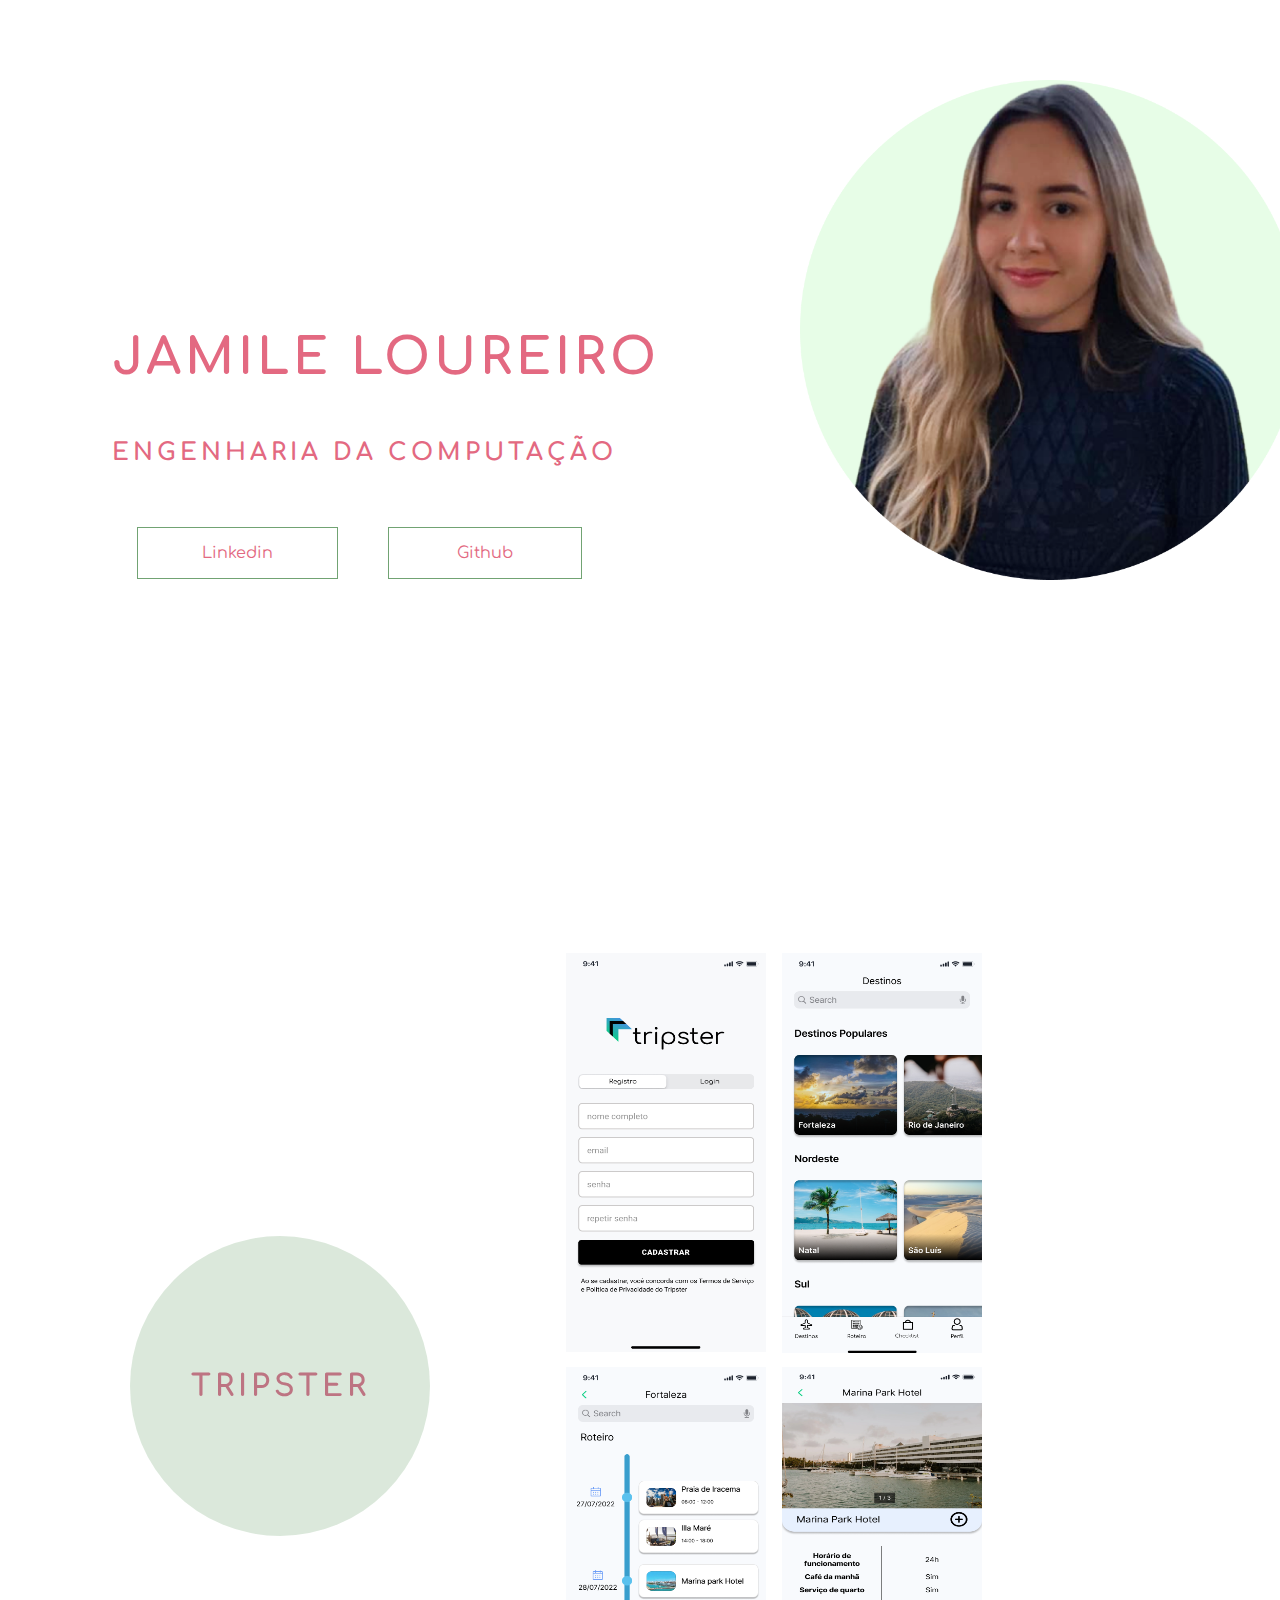
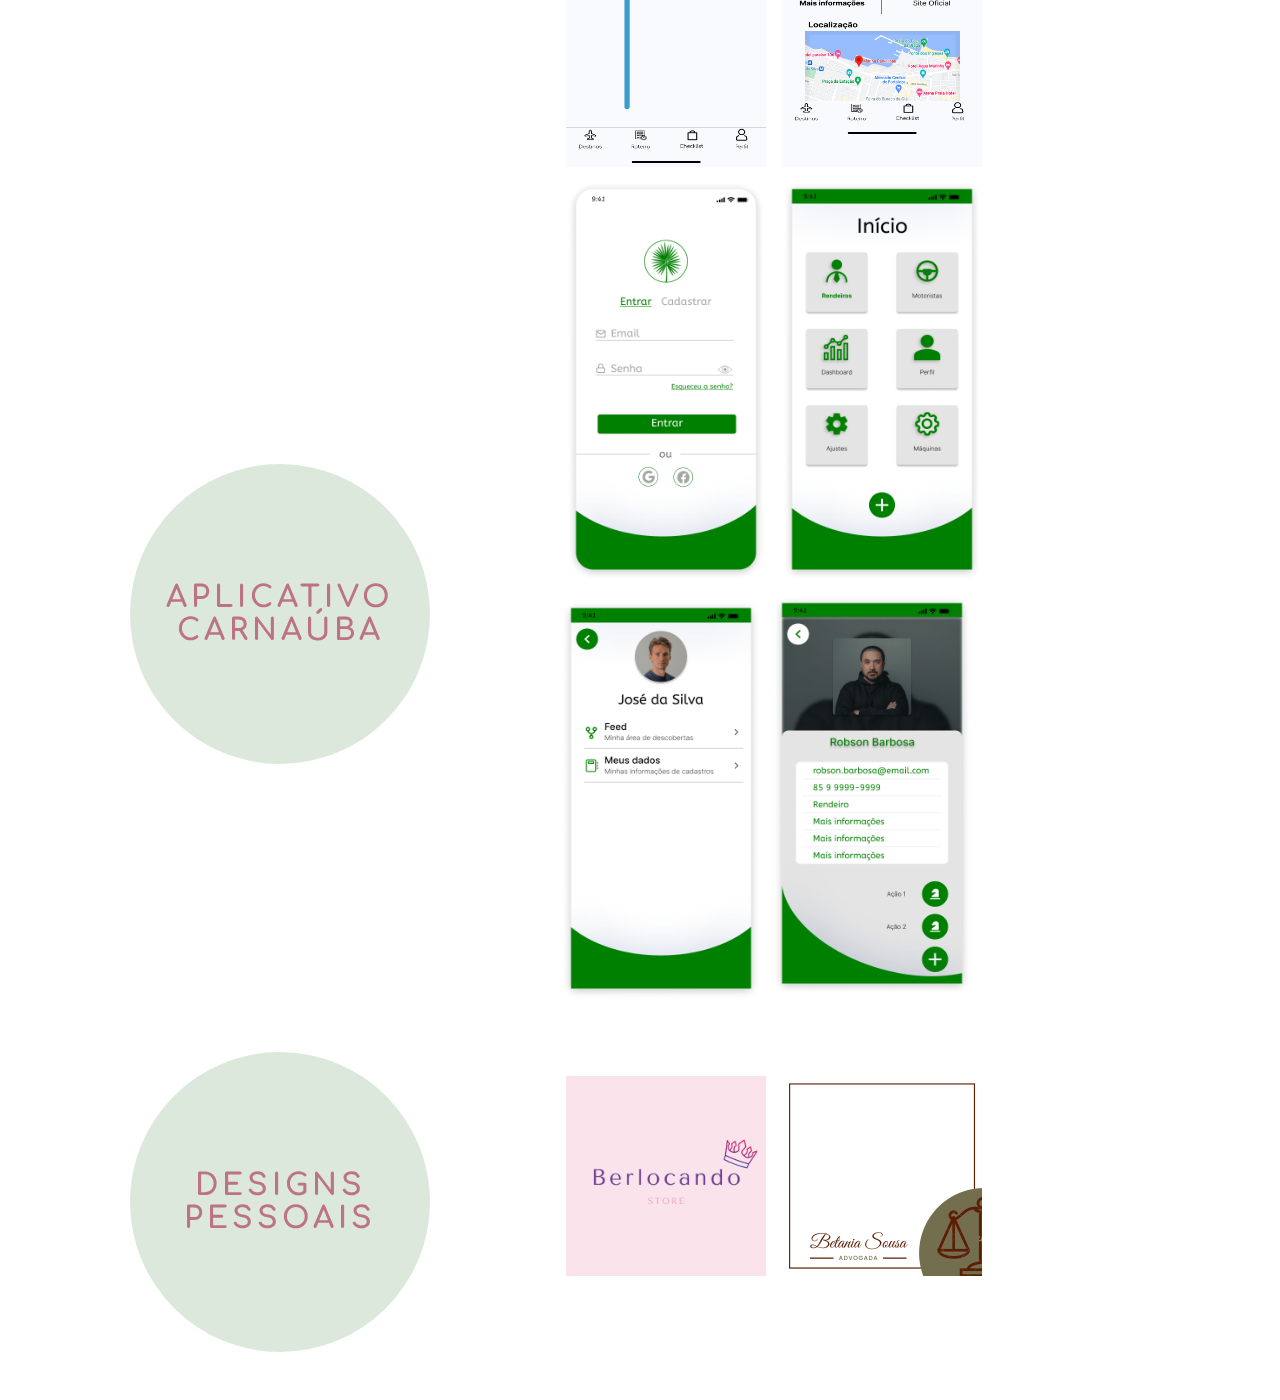
<file: index.html>
<!DOCTYPE html>
<html lang="pt-br">
    <head>
        <meta charset="UTF-8">
        <meta name="viewport" content="width=device-widht, initial-scale=1.0">
        <link rel="stylesheet" href="style.css">
        <title>
            Portfólio
        </title>
    </head>
    <body>
        <header class="header-container">
            <!-- <div class="header">
                 <div class="checkbox-container">
                    <div class="checkbox-wrapper">
                        <input type="checkbox" id="toggle">
                        <label class="checkbox" for="toggle">
                            <div class="trace"></div>
                            <div class="trace"></div>
                            <div class="trace"></div>
                        </label>
                        <div class="menu"></div>
                        <nav class="menu-items">
                            <ul>
                                <li>
                                    <a href="#">Home</a>
                                </li>
                                <li>
                                    <a href="#">Sobre</a>
                                </li>
                                <li>
                                    <a href="#">Projetos</a>
                                </li>
                            </ul>
                        </nav>
                    </div>
                </div>
            </div> -->
            <h1>Jamile Loureiro</h1>
            <h2>Engenharia da Computação</h2>
            <div class="social-media">
                <a href="https://www.linkedin.com/in/jamile-loureiro/" target="_blank">Linkedin</a>
                <a href="https://github.com/jamile-loureiro" target="_blank">Github</a>
            </div>
        </header>
        <main class="container">
            <div class="card-container">
                <div class="card">
                    <div class="card-wrapper">
                        <h2>
                            Tripster
                        </h2>
                    </div>
                    
                </div>
                <div class="card-text">
                    <img
                            src="registroTripster.png"
                            vspace="5px"
                            hspace="5px"
                            width="200px"
                            height="400px"
                    />
                    <img
                            src="inicioTripster.png"
                            vspace="5px"
                            hspace="5px"
                            width="200px"
                            height="400px"
                    />
                    <img
                            src="roteiroTripster.png"
                            vspace="5px"
                            hspace="5px"
                            width="200px"
                            height="400px"
                    />
                    <img
                            src="detalhesTripster.png"
                            vspace="5px"
                            hspace="5px"
                            width="200px"
                            height="400px"
                    />
                </div>
            </div>
            <div class="card-container">
                <div class="card">
                    <div class="card-wrapper">
                        <h2>
                            Aplicativo Carnaúba
                        </h2>
                    </div>
                    
                </div>
                <div class="card-text">
                    <img
                            src="loginCarnauba.png"
                            vspace="5px"
                            hspace="5px"
                            width="200px"
                            height="400px"
                    />
                    <img
                            src="inicioCarnauba.png"
                            vspace="5px"
                            hspace="5px"
                            width="200px"
                            height="400px"
                    />
                    <img
                            src="perfilCarnauba.png"
                            
                            width="200px"
                            height="400px"
                    />
                    <img
                            src="perfil2Carnauba.png"
                            vspace="5px"
                            hspace="5px"
                            width="200px"
                            height="400px"
                    />

                </div>
            </div>
             <div class="card-container">
                <div class="card">
                    <div class="card-wrapper">
                        <h2>
                            Designs Pessoais
                        </h2>
                    </div>
                    
                </div>
                <div class="card-text">
                    <img
                            src="berlocando.png"
                            vspace="5px"
                            hspace="5px"
                            width="200px"
                            height="200px"
                    />
                    <img
                            src="bet.png"
                            vspace="5px"
                            hspace="5px"
                            width="200px"
                            height="200px"
                    />
                </div>
            </div>
        </main>

        <!-- <footer class="footer">
            Feito por Jamile Loureiro
        </footer> -->

       
        
    </body>
</html>
</file>
<file: style.css>
@import url('https://fonts.googleapis.com/css2?family=Comfortaa:wght@300&display=swap');

body {
    margin: 0;
    padding: 0;
    font-family: "Comfortaa",sans-serif;
    color: #E36981;
}

.header-container {
    height: 100vh;
    width: 100vw;
    background-color: white;
    background-image: url(./foto2.png);
    background-repeat: no-repeat;
    background-position: 800px 80px;
    background-size: 500px;
    display: flex;
    flex-direction: column;
    justify-content: center;
    align-items: flex-start;
    box-sizing: border-box;
    padding: 0 112px;
    position: relative;

}

h1 {
    font-size: 50px;
    text-transform: uppercase;
    letter-spacing: 4px;
}

h2 {
    text-transform: uppercase;
    letter-spacing: 4px;
}

.social-media {
    margin-top: 1rem;
    display: flex;
}

.social-media a {
    text-decoration: none;
    color: #E36981;
    margin: 25px;
    padding: 1rem 4rem;
    border-spacing: 4rem;
    word-spacing: 4rem;
    border: 1px solid #71A373;
    min-width: 4rem;
    display: flex;
    align-items: center;
    justify-content: center;
    transition: 0.1s ease-in-out;

}
/* Sombra na aba de "home", "sobre", "projetos" */
a:hover {
    background-color: #d5ebd5;
}

.checkbox-container {
    display: flex;
    justify-content: center;
    align-items: center;
}

.checkbox {
    height: 100px;
    width: 100px;
    position: absolute;
    right: 0;
    top: 0;
    display: flex;
    justify-content: center;
    cursor: pointer;
    z-index: 9999;
    transition: 400ms ease-in-out 0s;  
}

.checkbox .trace {
    width: 50px;
    height: 2px;
    background-color: #E36981;
    position: absolute;
    border-radius: 4px;
    transition: 0.5s ease-in-out;
}

.checkbox .trace:nth-child(1) {
    top: 26px;
    transform: rotate(0);
}

.checkbox .trace:nth-child(2) {
    top: 46px;
    transform: rotate(0);
}

.checkbox .trace:nth-child(3) {
    top: 66px;
    transform: rotate(0);
}

#toggle {
    display: none;
}

.menu {
    position: absolute;
    top: 28px;
    right: 30px;
    background-color: transparent;
    height: 4px;
    width: 10px;
    border-radius: 50%;
    box-shadow: 0px 0px 0px 0px #e7fde7;
    z-index: -1;
    transition: 400ms ease-in-out 0ms;
}

.menu-items {
    position: fixed;
    top:  0;
    left: 0;
    width: 100%;
    height: 100vh;
    display: flex;
    justify-content: center;
    align-items: center;
    z-index: 2;
    opacity: 0;
    visibility: hidden;
    transition: 400ms ease-in-out 0ms;
}

.menu-items ul{
    list-style-type: none;
}

.menu-items ul li a{
    margin: 10px 0;
    color: #E36981;
    text-decoration: none;
    text-transform: uppercase;
    letter-spacing: 4px;
    font-size: 40px;
}

#toggle:checked + .checkbox .trace:nth-child(1) {
    transform: rotate(45deg);
    top: 47px;
}

#toggle:checked + .checkbox .trace:nth-child(2) {
    transform: translate(-100px);
    width: 30px;
    visibility: hidden;
    opacity: 0;
}

#toggle:checked + .checkbox .trace:nth-child(3) {
    transform: rotate(-45deg);
    top: 47px;
}

#toggle:checked + .checkbox {
    background-color: #e7fde7;
}

#toggle:checked ~.menu {
    box-shadow: 0px 0px 0px 100vmax #e7fde7;
    z-index: 1;
}

#toggle:checked ~ .menu-items {
    visibility: visible;
    opacity: 1;
}

.container {
    height: auto;
    width: 100%;
    display: flex;
    flex-direction: column;
    justify-content: space-evenly;
    margin: 3rem 0;
}

.card-container {
    display: flex;
    justify-content: space-evenly;
    align-items: center;
    width: 90%;
}

.card {
    width: 300px;
    height: 300px;
    border-radius: 100%;
    margin: 3rem 0 0 0;
    display: flex;
    align-items: center;
    justify-content: center;
    background-color: #d5ebd5;
    /*background-image: url(./jlremove.png);*/
    background-position: center;
    background-size: cover;
    background-repeat: no-repeat;
    filter: grayscale(0.4);
    color: #E36981;
    cursor: pointer;
    transition: 0.5s ease-in-out 0ms;
}

.card-text {
    width: 40%;
    letter-spacing: 1px;
}

.card-wrapper {
    text-align: center;
    color: #E36981;
    display: flex;
    flex-direction: column;
    justify-content: center;
    align-items: center;
    position: relative;
}

.card-wrapper::before{
    content: '';
    position: absolute;
    height: 100px;
    width: 100px;
    border-radius: 50%;
    display: block;
    border: 1px solid white;
    opacity: 0;
    transition: 0.5s ease-in-out;
}

.card-wrapper h2 {
    font-size: 30px;
    text-transform: uppercase;
    letter-spacing: 4px;
    margin: 0;
    transition: 0.5s ease-in-out;
    align-items: center;
}

.card-wrapper p {
    font-size: 0;
    visibility: visible;
    opacity: 0;
    font-weight: bold;
    text-transform: uppercase;
    transition: 0.5s ease-in-out;
}

.card:hover {
    filter: unset;
}

.card:hover > .card-wrapper::before {
    height: 250px;
    width: 250px;
    opacity: 1;
}

.card:hover > .card-wrapper p {
    opacity: 1;
    visibility: visible;
    font-size: 14px;
}

.footer {
    width: 100%;
    height: 80px;
    background-color: #e7fde7;
    display: flex;
    align-items: center;
    justify-content: center;
}
</file>
